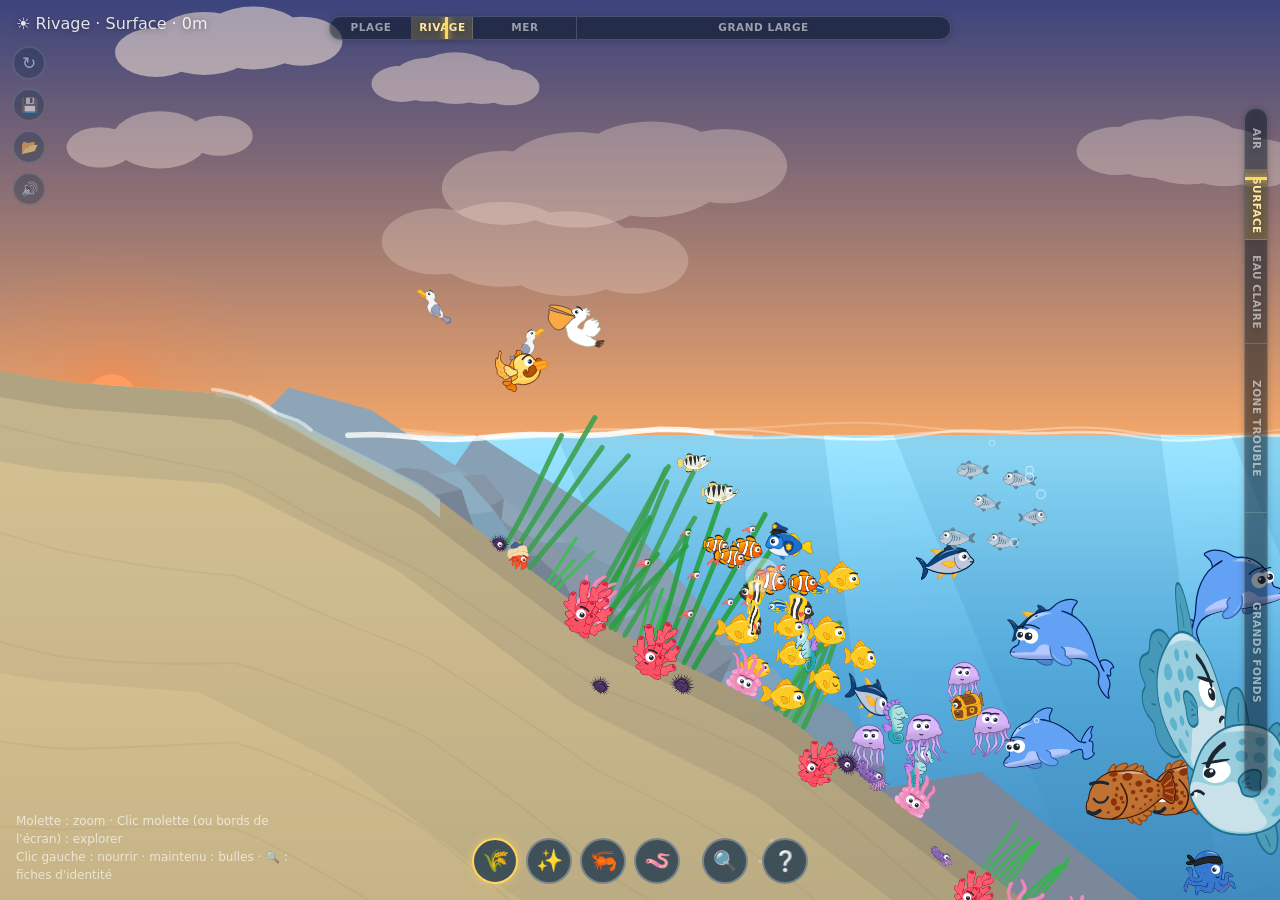
<file: index.html>
<!DOCTYPE html>
<html lang="fr">
<head>
<meta charset="UTF-8">
<meta name="viewport" content="width=device-width, initial-scale=1.0, user-scalable=no">
<title>🐠 Aquarium Vivant</title>
<link rel="stylesheet" href="css/style.css">
</head>
<body>
<canvas id="game"></canvas>
<div id="hud">

  <!-- Pendant HORIZONTAL de la jauge de profondeur : les quatre zones de
       gauche à droite. Les segments sont construits par `Main.initZoneBar` à
       partir de `World.bandesX()`, jamais écrits en dur — si le relief change,
       la barre suit. -->
  <div id="zone-bar" class="hud-bar"><div id="zone-marker" class="hud-marker"></div></div>
  <!-- Le PENDANT VERTICAL, construit par le même code (`Main.initBarres`) et
       stylé par la même classe : c'est la même barre tournée de 90°. -->
  <div id="depth-bar" class="hud-bar vertical"><div id="depth-marker" class="hud-marker"></div></div>
  <!-- LA FICHE D'IDENTITÉ (bouton 🔍), sur le côté comme les deux barres. Le
       balisage est fixe : `IdCard` ne remplace que des textes et la jauge. Le
       panneau ne capte aucun évènement (hérité de #hud) : le curseur qui le
       traverse continue de survoler ce qu'il y a dessous. -->
  <aside id="idcard" aria-hidden="true">
    <div class="ic-titre">
      <b class="ic-nom"></b><small class="ic-stade"></small><span class="ic-cible" title="Suivie par la caméra">🎯</span>
    </div>
    <div class="ic-sous"><i class="ic-reel"></i><span class="ic-latin"></span></div>
    <dl class="ic-rows"></dl>
    <div class="ic-faim" title="Faim : pleine = repu"><span class="ic-faim-v"></span></div>
    <p class="ic-phrase"></p>
  </aside>
  <div id="clock">☀️</div>
  <div id="food-bar">
    <button class="food-btn active" data-food="generic" title="Graines standard">🌾</button>
    <button class="food-btn" data-food="plancton_dore" title="Plancton doré">✨</button>
    <button class="food-btn" data-food="micro_crevettes" title="Micro-crevettes">🦐</button>
    <button class="food-btn" data-food="vers_de_sable" title="Vers de sable">🪱</button>
    <button id="info-btn" title="Fiche d'identité de la créature survolée, touchée ou suivie">🔍</button>
    <button id="legend-btn" title="Légende des bulles et des expressions">❔</button>
  </div>
  <!-- RECOMMENCER : volontairement À L'ÉCART de la barre d'action. C'est la
       seule commande du jeu qui détruit quelque chose, elle n'a rien à faire à
       côté de « nourrir », qu'on presse cent fois par séance. Et la barre est
       déjà calibrée au pixel pour tenir dans les 375 px d'un petit téléphone :
       un septième bouton la ferait déborder. -->
  <button id="reset-btn" title="Recommencer un aquarium tout neuf">↻</button>
  <!-- Emporter/rapporter la sauvegarde : mêmes boutons discrets que ↻, même
       colonne. La raison d'être est iOS, qui efface le localStorage des sites
       non visités depuis 7 jours — le fichier est la seule persistance sûre. -->
  <button id="export-btn" title="Emporter la sauvegarde (fichier)">💾</button>
  <button id="import-btn" title="Rapporter une sauvegarde">📂</button>
  <!-- Le son : même colonne discrète. Rien ne joue avant le premier geste. -->
  <button id="son-btn" title="Couper le son">🔊</button>
  <div id="info"></div>
</div>
<!-- LIEN VERS L'ATELIER DES CRÉATURES.
     Le serveur de dev sert le jeu à la racine : tout aperçu ouvre donc
     l'aquarium, et le seul moyen d'atteindre l'atelier était de taper
     /atelier.html à la main. Le lien n'apparaît qu'en LOCAL — c'est un outil de
     développement, pas une commande de jeu. -->
<a id="atelier-link" href="atelier.html" title="Atelier des créatures">🎨 <span>atelier</span></a>
<script>
  // Masqué HORS localhost seulement : caché par défaut, il ne se voyait pas non
  // plus en local si le script échouait avant. Le sens du test est inversé.
  if (!/^(localhost|127\.0\.0\.1|\[::1\])$/.test(location.hostname))
    document.getElementById('atelier-link').hidden = true;
</script>
<script src="js/boot.js"></script>
</body>
</html>
</file>
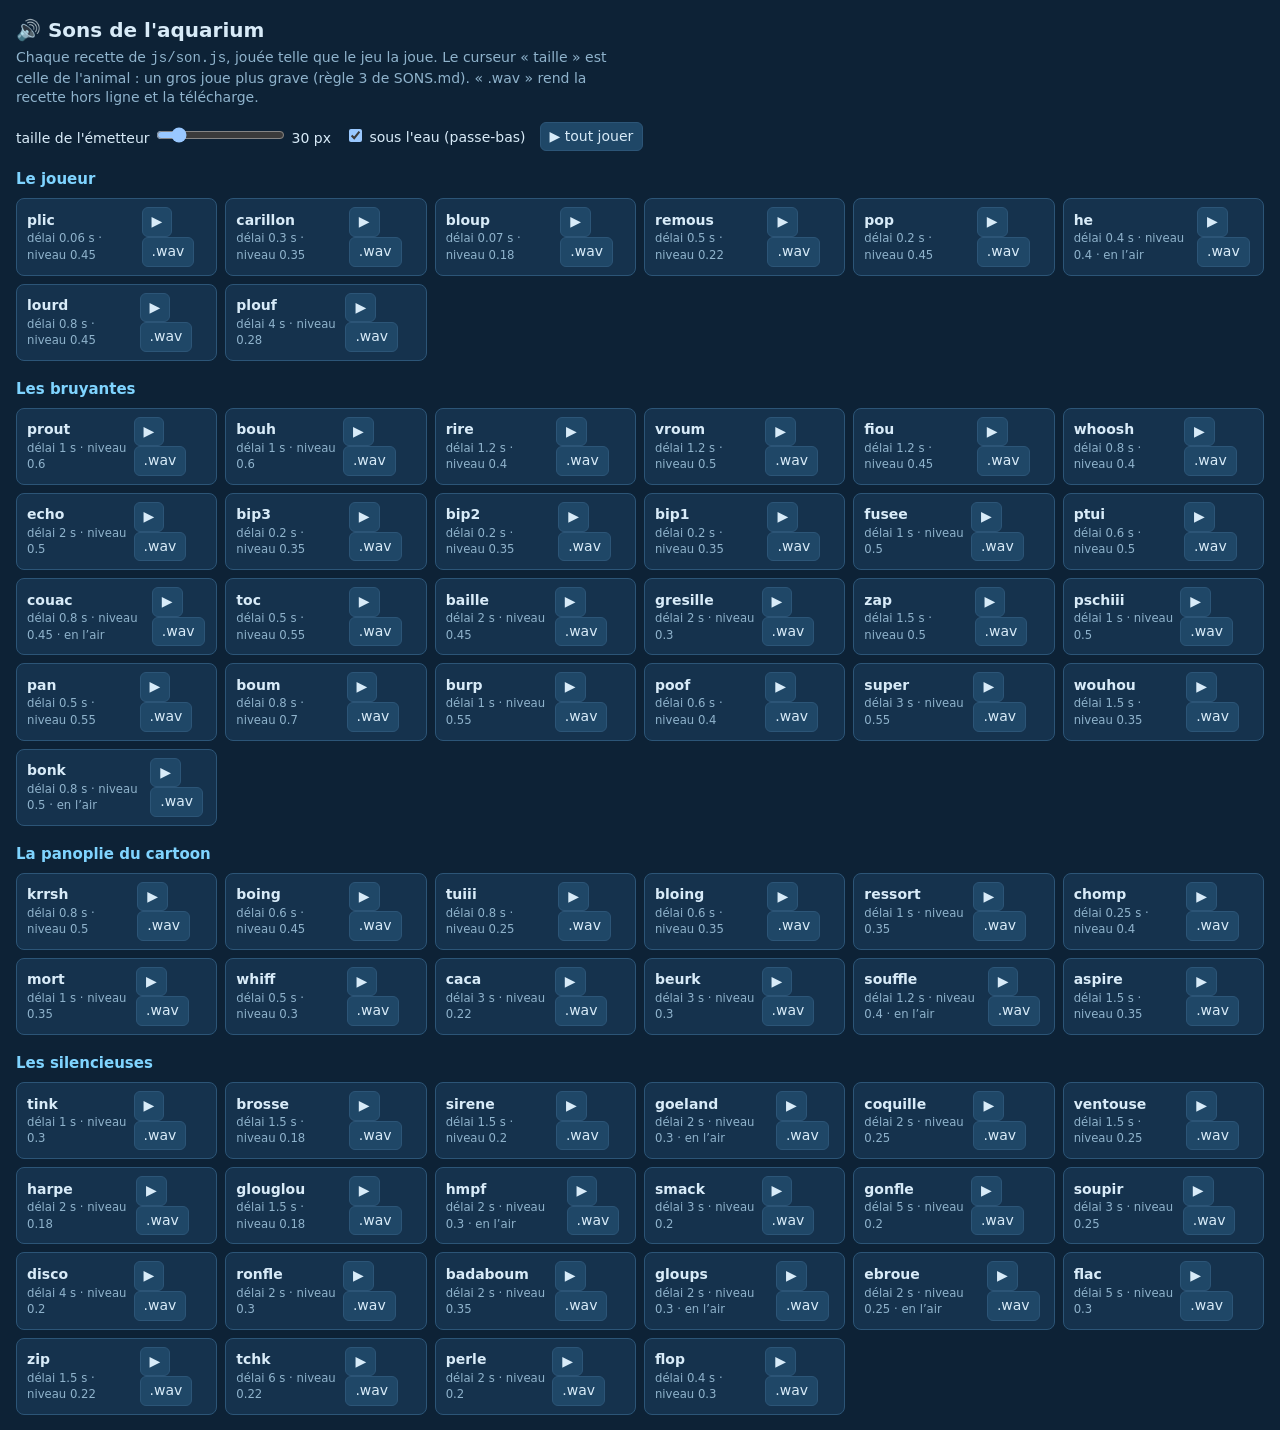
<file: sons.html>
<!DOCTYPE html>
<html lang="fr">
<head>
<meta charset="UTF-8">
<meta name="viewport" content="width=device-width, initial-scale=1.0">
<title>Sons de l'aquarium</title>
<!-- LA TABLE DE MIXAGE DES RECETTES. Outil de dev, comme l'atelier : chaque
     recette de js/son.js se joue ici d'un clic, à la hauteur voulue (le
     gabarit de l'animal), et se rend hors ligne en .wav pour être écoutée et
     comparée. C'est le MÊME code que le jeu : rien n'est recopié. -->
<style>
  :root { color-scheme: dark; --fond: #0d2236; --carte: #15324d; --trait: #2c5577; --texte: #d8ebf8; --doux: #8fb3cc; --accent: #7fd4ff; }
  body { margin: 0; padding: 16px; font: 14px/1.4 system-ui, sans-serif; background: var(--fond); color: var(--texte); }
  h1 { font-size: 20px; margin: 0 0 4px; }
  p { color: var(--doux); margin: 0 0 14px; max-width: 70ch; }
  .barre { display: flex; gap: 14px; align-items: center; flex-wrap: wrap; margin-bottom: 14px; }
  .grille { display: grid; grid-template-columns: repeat(auto-fill, minmax(190px, 1fr)); gap: 8px; }
  .son { background: var(--carte); border: 1px solid var(--trait); border-radius: 8px; padding: 8px 10px; display: flex; justify-content: space-between; align-items: center; gap: 6px; }
  .son b { font-weight: 600; }
  .son small { color: var(--doux); display: block; }
  button { background: #1f4767; color: var(--texte); border: 1px solid var(--trait); border-radius: 6px; padding: 4px 9px; cursor: pointer; font: inherit; }
  button:hover { border-color: var(--accent); }
  h2 { font-size: 15px; color: var(--accent); margin: 18px 0 8px; }
</style>
</head>
<body>
<h1>🔊 Sons de l'aquarium</h1>
<p>Chaque recette de <code>js/son.js</code>, jouée telle que le jeu la joue. Le
curseur « taille » est celle de l'animal : un gros joue plus grave (règle 3 de
SONS.md). « .wav » rend la recette hors ligne et la télécharge.</p>
<div class="barre">
  <label>taille de l'émetteur <input id="taille" type="range" min="6" max="190" value="30"> <span id="tv">30</span> px</label>
  <label><input id="eau" type="checkbox" checked> sous l'eau (passe-bas)</label>
  <button id="tout">▶ tout jouer</button>
</div>
<div id="liste"></div>

<script src="js/config.js"></script>
<script src="js/utils.js"></script>
<script src="js/son.js"></script>
<script>
  const GROUPES = [
    ['Le joueur', ['plic', 'carillon', 'bloup', 'remous', 'pop', 'he', 'lourd', 'plouf']],
    ['Les bruyantes', ['prout', 'bouh', 'rire', 'vroum', 'fiou', 'whoosh', 'echo', 'bip3', 'bip2', 'bip1', 'fusee', 'ptui', 'couac', 'toc', 'baille', 'gresille', 'zap', 'pschiii', 'pan', 'boum', 'burp', 'poof', 'super', 'wouhou', 'bonk']],
    ['La panoplie du cartoon', ['krrsh', 'boing', 'tuiii', 'bloing', 'ressort', 'chomp', 'mort', 'whiff', 'caca', 'beurk', 'souffle', 'aspire']],
    ['Les silencieuses', ['tink', 'brosse', 'sirene', 'goeland', 'coquille', 'ventouse', 'harpe', 'glouglou', 'hmpf', 'smack', 'gonfle', 'soupir', 'disco', 'ronfle', 'badaboum', 'gloups', 'ebroue', 'flac', 'zip', 'tchk', 'perle', 'flop']],
  ];
  // Une recette absente des groupes apparaît quand même : la page ne doit pas
  // cacher un son ajouté au jeu.
  const vus = new Set(GROUPES.flatMap(g => g[1]));
  const autres = Object.keys(Son.R).filter(n => !vus.has(n));
  if (autres.length) GROUPES.push(['Autres', autres]);

  let ctx = null, sortie = null, filtre = null;
  function contexte() {
    if (ctx) return ctx;
    const AC = window.AudioContext || window.webkitAudioContext;
    ctx = new AC();
    filtre = ctx.createBiquadFilter(); filtre.type = 'lowpass'; filtre.frequency.value = 2400;
    sortie = ctx.createGain(); sortie.gain.value = 0.8;
    const lim = ctx.createDynamicsCompressor(); lim.threshold.value = -14; lim.ratio.value = 8;
    filtre.connect(sortie); sortie.connect(lim); lim.connect(ctx.destination);
    Son.ctx = ctx; Son.bruits();
    return ctx;
  }
  const taille = () => +document.getElementById('taille').value;
  const hauteur = () => U.clamp(Math.pow(30 / taille(), 0.4), 0.45, 1.9);

  function jouer(nom, t0) {
    const c = contexte(); Son.ctx = c;
    const r = Son.R[nom];
    const g = c.createGain(); g.gain.value = r.vol ?? 0.5;
    g.connect(document.getElementById('eau').checked && !r.air ? filtre : sortie);
    return r.f(Son, g, t0 ?? c.currentTime + 0.02, { h: hauteur(), d: 1, k: 1 }) || 1;
  }

  // Rendu hors ligne : le même code sur un OfflineAudioContext. Renvoie le
  // tampon — `analyser` s'en sert pour le banc d'essai (crête, énergie).
  async function rendre(nom, h = 1, sr = 44100) {
    const OAC = window.OfflineAudioContext || window.webkitOfflineAudioContext;
    const off = new OAC(1, Math.ceil(sr * 3), sr);
    const avant = [Son.ctx, Son._blanc, Son._brun];
    Son.ctx = off; Son.bruits();
    const r = Son.R[nom];
    const g = off.createGain(); g.gain.value = r.vol ?? 0.5; g.connect(off.destination);
    let erreur = null;
    try { r.f(Son, g, 0.01, { h, d: 1, k: 1 }); } catch (e) { erreur = String(e); }
    [Son.ctx, Son._blanc, Son._brun] = avant;
    const buf = await off.startRendering();
    return { buf, erreur };
  }
  async function analyser(nom, h = 1) {
    const { buf, erreur } = await rendre(nom, h);
    const d = buf.getChannelData(0);
    let crete = 0, e = 0, fin = 0;
    for (let i = 0; i < d.length; i++) { const v = Math.abs(d[i]); if (v > crete) crete = v; e += v * v; if (v > 0.002) fin = i; }
    return { nom, erreur, crete: +crete.toFixed(3), rms: +Math.sqrt(e / d.length).toFixed(4), duree: +(fin / buf.sampleRate).toFixed(2) };
  }
  function wav(buf) {
    const d = buf.getChannelData(0), n = d.length, b = new ArrayBuffer(44 + n * 2), v = new DataView(b);
    const w = (o, s) => { for (let i = 0; i < s.length; i++) v.setUint8(o + i, s.charCodeAt(i)); };
    w(0, 'RIFF'); v.setUint32(4, 36 + n * 2, true); w(8, 'WAVE'); w(12, 'fmt ');
    v.setUint32(16, 16, true); v.setUint16(20, 1, true); v.setUint16(22, 1, true);
    v.setUint32(24, buf.sampleRate, true); v.setUint32(28, buf.sampleRate * 2, true);
    v.setUint16(32, 2, true); v.setUint16(34, 16, true); w(36, 'data'); v.setUint32(40, n * 2, true);
    for (let i = 0; i < n; i++) v.setInt16(44 + i * 2, U.clamp(d[i], -1, 1) * 32767, true);
    return new Blob([b], { type: 'audio/wav' });
  }
  async function telecharger(nom) {
    const { buf } = await rendre(nom, hauteur());
    const a = document.createElement('a');
    a.href = URL.createObjectURL(wav(buf)); a.download = `son_${nom}.wav`; a.click();
    setTimeout(() => URL.revokeObjectURL(a.href), 2000);
  }

  const liste = document.getElementById('liste');
  for (const [titre, noms] of GROUPES) {
    const h = document.createElement('h2'); h.textContent = titre; liste.append(h);
    const g = document.createElement('div'); g.className = 'grille'; liste.append(g);
    for (const nom of noms) {
      if (!Son.R[nom]) continue;
      const r = Son.R[nom];
      const el = document.createElement('div'); el.className = 'son';
      el.innerHTML = `<div><b>${nom}</b><small>délai ${r.cd ?? 0.12} s · niveau ${r.vol ?? 0.5}${r.air ? ' · en l’air' : ''}</small></div>`;
      const b1 = document.createElement('button'); b1.textContent = '▶'; b1.onclick = () => jouer(nom);
      const b2 = document.createElement('button'); b2.textContent = '.wav'; b2.onclick = () => telecharger(nom);
      const bo = document.createElement('span'); bo.append(b1, ' ', b2); el.append(bo); g.append(el);
    }
  }
  document.getElementById('taille').oninput = e => { document.getElementById('tv').textContent = e.target.value; };
  document.getElementById('tout').onclick = () => {
    const c = contexte(); let t = c.currentTime + 0.05;
    for (const nom of GROUPES.flatMap(g => g[1])) if (Son.R[nom]) t += jouer(nom, t) + 0.25;
  };
</script>
</body>
</html>
</file>
<file: css/style.css>
html, body {
  margin: 0; padding: 0; overflow: hidden;
  background: #06182b;
  font-family: "Segoe UI", system-ui, sans-serif;
  height: 100%;
  touch-action: none;
  overscroll-behavior: none;   /* pas de pull-to-refresh sur mobile */
}
/* touch-action ne s'hérite pas : sans lui ICI, le navigateur préempte le
   glissé sur le canvas et coupe le pointermove en plein déplacement de vue
   (PERFORMANCE.md §4). */
#game { display: block; width: 100vw; height: 100vh; cursor: crosshair; touch-action: none; }
/* 100vh déborde sous la barre d'URL des navigateurs mobiles ; dvh suit la
   hauteur réellement visible (les anciens navigateurs gardent le vh au-dessus) */
#game { height: 100dvh; }

#hud { position: fixed; inset: 0; pointer-events: none; }

#clock {
  position: absolute; top: 14px; left: 16px; font-size: 20px;
  filter: drop-shadow(0 1px 3px rgba(0,0,0,.5));
}
/* LES DEUX BARRES DU HUD, horizontale et verticale, sont la MÊME barre.
   Tout ce qui les définit est ici, une seule fois : un réglage fait sur l'une
   se retrouve forcément sur l'autre. Seule la classe `.vertical` change l'axe.
   Les tailles sont PROPORTIONNELLES au monde réel — le grand large occupe les
   deux tiers de la largeur, les grands fonds la moitié de la profondeur — et
   les barres doivent le dire. */
.hud-bar {
  position: absolute; display: flex;
  background: rgba(6,22,38,.42); border: 1px solid rgba(255,255,255,.16);
  border-radius: 11px; overflow: hidden;
  font: 600 10.5px/21px system-ui, "Segoe UI", sans-serif;
  letter-spacing: .05em; text-transform: uppercase;
  color: rgba(255,255,255,.55); text-align: center;
  filter: drop-shadow(0 1px 3px rgba(0,0,0,.45));
}
#zone-bar {
  top: 16px; left: 50%; transform: translateX(-50%);
  width: min(54vw, 620px); height: 22px;
}
#depth-bar {
  right: 12px; top: 12%; bottom: 12%; width: 22px;
  flex-direction: column;
}
/* `min-width`/`min-height: max-content` : les tailles restent proportionnelles
   TANT QUE le libellé tient. Le Rivage ne fait que 7 % du monde — à la
   proportion exacte, il s'affichait « RIVAG » ; la Surface ne fait que 3,5 % de
   la profondeur. Les segments qui ont de la place cèdent la différence, et le
   curseur suit donc la mise en page RÉELLE, pas la proportion théorique
   (cf. `Main.majBarre`). */
.hud-bar .seg {
  overflow: hidden; white-space: nowrap; min-width: max-content;
  padding: 0 7px; box-shadow: inset -1px 0 rgba(255,255,255,.16);
}
/* Le texte tourne avec la barre : à 22 px de large, « Zone trouble » ne tient
   pas à l'horizontale, et élargir la barre mangerait l'aquarium. */
.hud-bar.vertical .seg {
  writing-mode: vertical-rl; min-width: 0; min-height: max-content;
  padding: 7px 0; line-height: 21px;
  box-shadow: inset 0 -1px rgba(255,255,255,.16);
}
.hud-bar .seg:last-child { box-shadow: none; }
.hud-bar .seg.on { background: rgba(255,215,94,.20); color: #ffe6a3; }
.hud-marker {
  position: absolute; background: #ffd75e; border-radius: 2px;
  box-shadow: 0 0 7px rgba(255,215,94,.9);
}
#zone-marker {
  top: -3px; width: 3px; height: 28px; margin-left: -1.5px;
  transition: left .1s linear;
}
#depth-marker {
  left: -3px; height: 3px; width: 28px; margin-top: -1.5px;
  transition: top .1s linear;
}
/* LA FICHE D'IDENTITÉ (🔍) : un panneau ancré sur le bord DROIT, juste à gauche
   de la jauge de profondeur — comme les deux barres, elle fait partie du HUD et
   ne se pose plus sur l'aquarium. `pointer-events: none` (hérité de #hud) : le
   curseur qui la traverse continue de survoler les créatures dessous.
   Le texte est replié par le navigateur : « Mange » et « Mangé par » listent
   jusqu'à cinq espèces, que le canvas devait tronquer. */
#idcard {
  position: absolute; right: 46px; top: 58px; width: 284px;
  max-height: calc(100dvh - 150px); overflow: hidden; box-sizing: border-box;
  padding: 11px 13px 12px; border-radius: 12px;
  background: rgba(8,26,44,.92); border: 1.5px solid rgba(255,255,255,.28);
  color: rgba(255,255,255,.92); font: 12px/1.35 "Segoe UI", system-ui, sans-serif;
  filter: drop-shadow(0 2px 6px rgba(0,0,0,.4));
  opacity: 0; transform: translateX(14px); visibility: hidden;
  transition: opacity .25s ease, transform .25s ease, visibility 0s linear .25s,
              right .2s ease;
}
#idcard.on {
  opacity: 1; transform: none; visibility: visible;
  transition: opacity .2s ease, transform .2s ease, visibility 0s, right .2s ease;
}
/* Doré : c'est la créature que la caméra suit (même teinte que son cerceau) */
#idcard.suivie { border-color: rgba(255,215,94,.85); border-width: 2.5px; padding: 10px 12px 11px; }
/* La légende (❔) occupe le même flanc : la fiche se range à sa gauche */
#idcard.a-cote { right: 424px; }   /* légende : 34 + ~374 de large + 16 d'air */
/* Trop étroit pour les deux côte à côte : la légende, ouverte exprès, gagne */
@media (max-width: 760px) {
  #idcard.a-cote { opacity: 0; visibility: hidden; }
}
#idcard .ic-titre { display: flex; align-items: baseline; gap: 8px; }
#idcard .ic-nom { font-size: 15px; color: #ffd75e; }
#idcard .ic-stade { font-size: 12px; color: #8fd8f5; }
#idcard .ic-cible { display: none; margin-left: auto; font-size: 13px; }
#idcard.suivie .ic-cible { display: inline; }
#idcard .ic-sous { margin-top: 1px; font-size: 11.5px; color: rgba(255,255,255,.5); }
#idcard .ic-latin { margin-left: 7px; color: rgba(143,216,245,.65); }
#idcard .ic-rows {
  /* Colonne des libellés à la largeur du plus long (« Déplacement ») : une
     largeur fixe se faisait déborder par la police agrandie du tactile. */
  display: grid; grid-template-columns: max-content 1fr; gap: 3px 9px;
  margin: 9px 0 0; padding: 0;
}
#idcard dt { color: rgba(255,255,255,.5); }
#idcard dd { margin: 0; overflow-wrap: anywhere; }
#idcard .ic-faim {
  margin-top: 9px; height: 6px; border-radius: 3px; overflow: hidden;
  background: rgba(255,255,255,.15);
}
#idcard .ic-faim-v {
  display: block; width: 100%; height: 100%; border-radius: 3px;
  background: #7fe08a; transform-origin: left center;
}
#idcard .ic-phrase {
  margin: 9px 0 0; font: italic 12.5px/1.3 "Segoe UI", system-ui, sans-serif;
  color: rgba(255,215,94,.9);
}
#idcard .ic-phrase[hidden] { display: none; }

#food-bar {
  position: absolute; bottom: 16px; left: 50%; transform: translateX(-50%);
  display: flex; gap: 8px; pointer-events: auto;
}
#legend {
  position: absolute; right: 34px; bottom: 76px;
  width: 340px; max-height: 66vh; overflow-y: auto;
  background: rgba(8,26,44,.94); border: 1px solid rgba(255,255,255,.22);
  border-radius: 12px; padding: 14px 16px;
  color: rgba(255,255,255,.9); font-size: 12.5px; line-height: 1.45;
  pointer-events: auto; display: none;
}
#legend.open { display: block; }
#legend h3 { margin: 4px 0 8px; font-size: 13px; color: #ffd75e; font-weight: 600; }
#legend table { width: 100%; border-collapse: collapse; margin-bottom: 12px; }
#legend td { padding: 3px 4px; vertical-align: top; }
#legend td.sym {
  width: 92px; text-align: left; color: #8fd8f5; font-weight: 600; white-space: nowrap;
}
#legend-btn, #info-btn {
  font-size: 20px; width: 46px; height: 46px; border-radius: 50%;
  border: 2px solid rgba(255,255,255,.3); background: rgba(10,40,70,.7);
  cursor: pointer; transition: transform .1s, border-color .2s;
  margin-left: 14px;
}
#info-btn:hover, #legend-btn:hover { transform: scale(1.12); }
#info-btn.active, #legend-btn.active { border-color: #7fe08a; box-shadow: 0 0 10px rgba(127,224,138,.5); }
#legend-btn { margin-left: 6px; }
/* Recommencer : en haut à gauche, sous l'indicateur de zone, discret et loin du
   pouce. Il s'allume en rouge au survol — la couleur dit ce qu'il fait avant
   même la confirmation. */
/* La colonne de gauche : recommencer, emporter, rapporter. Un seul style —
   trois boutons écrits séparément divergeraient au premier réglage (même
   leçon que les deux barres du HUD). Seule la position verticale change. */
#reset-btn, #export-btn, #import-btn, #son-btn {
  position: absolute; top: 46px; left: 12px; pointer-events: auto;
  font-size: 17px; width: 34px; height: 34px; border-radius: 50%;
  border: 2px solid rgba(255,255,255,.22); background: rgba(10,40,70,.55);
  color: #cfe4f5; cursor: pointer; opacity: .55;
  transition: opacity .2s, border-color .2s, transform .1s;
}
#export-btn { top: 88px; font-size: 14px; }
#import-btn { top: 130px; font-size: 14px; }
#son-btn { top: 172px; font-size: 14px; }
#reset-btn:hover, #reset-btn:focus-visible {
  opacity: 1; border-color: #ff8a6a; color: #ff8a6a; transform: rotate(-45deg);
}
#export-btn:hover, #import-btn:hover, #son-btn:hover,
#export-btn:focus-visible, #import-btn:focus-visible, #son-btn:focus-visible {
  opacity: 1; border-color: #7fd4ff;
}
.food-btn {
  font-size: 22px; width: 46px; height: 46px; border-radius: 50%;
  border: 2px solid rgba(255,255,255,.3); background: rgba(10,40,70,.7);
  cursor: pointer; transition: transform .1s, border-color .2s;
}
.food-btn:hover { transform: scale(1.12); }
.food-btn.active { border-color: #ffd75e; box-shadow: 0 0 10px rgba(255,215,94,.5); }
#info {
  position: absolute; bottom: 16px; left: 16px; color: rgba(255,255,255,.65);
  font-size: 12px; max-width: 300px; line-height: 1.5;
}
/* Le lien vers l'atelier. Il était une pastille d'emoji à 50 % d'opacité, en
   haut à droite : personne ne l'a jamais vu — on m'a redemandé le lien qui
   existait déjà. Il est donc ÉTIQUETÉ, opaque, et il répond au « 🐠 le jeu » de
   l'atelier. Il reste hors de la barre de nourriture : ce n'est pas une commande
   de jeu, et il ne s'affiche qu'en local. */
#atelier-link {
  /* à gauche de la jauge de profondeur (6 px, `right: 12px`) : sur un écran
     bas, son sommet à 10 % remonte jusque sous ce bouton. */
  position: absolute; top: 12px; right: 26px; z-index: 5;
  display: flex; align-items: center; gap: 6px;
  padding: 6px 12px; border-radius: 18px;
  font-size: 15px; line-height: 1; text-decoration: none;
  color: rgba(255,255,255,.92);
  background: rgba(10,40,70,.82); border: 1px solid rgba(255,255,255,.35);
  box-shadow: 0 1px 6px rgba(0,0,0,.3);
  transition: background .15s, transform .1s;
}
#atelier-link span { font: 600 12.5px/1 "Segoe UI", system-ui, sans-serif;
                     letter-spacing: .02em; }
#atelier-link:hover { background: rgba(20,70,120,.95); transform: scale(1.05); }
#atelier-link[hidden] { display: none; }

/* --- Écrans tactiles : cibles plus grosses, aide souris masquée --- */
@media (pointer: coarse) {
  /* 48 px : assez pour le doigt, et 6 boutons + les écarts tiennent dans les
     375 px d'un petit téléphone (56 px faisait déborder la barre). */
  .food-btn, #legend-btn, #info-btn { width: 48px; height: 48px; font-size: 23px; margin-left: 0; }
  /* Sur mobile la barre de zones prend TOUTE la largeur (46-67 px) : le bouton
     doit passer dessous, sinon il la chevauche. */
  #reset-btn, #export-btn, #import-btn, #son-btn { width: 42px; height: 42px; opacity: .7; }
  #reset-btn { font-size: 20px; top: 78px; }
  #export-btn { top: 128px; }
  #import-btn { top: 178px; }
  #son-btn { top: 228px; }
  #food-bar { gap: 7px; bottom: 12px; width: max-content; }
  #info { display: none; }              /* le texte d'aide parle de la molette */
  #legend { right: 8px; left: 8px; width: auto; max-height: 60vh; bottom: 84px; }
  /* La barre de profondeur se resserre : sur 375 px, 22 px de large plus la
     jauge, c'est autant d'aquarium en moins. */
  #depth-bar { right: 8px; width: 19px; font-size: 9px; letter-spacing: .02em;
               top: 96px; bottom: 84px; }
  #depth-bar .seg { line-height: 18px; }
  #depth-marker { width: 25px; }
  /* La barre des zones descend SOUS l'heure : côte à côte, sur 375 px, les
     deux se chevauchent et les quatre libellés deviennent illisibles. */
  #zone-bar { top: 46px; width: calc(100vw - 24px); height: 19px;
              font-size: 9px; line-height: 18px; letter-spacing: .02em; }
  #zone-bar .seg { line-height: 18px; }
  #zone-marker { height: 25px; }
  /* Au doigt, la fiche est un peu plus grande (elle l'était déjà : ×1,35). */
  #idcard { font-size: 13px; }
  #idcard .ic-nom { font-size: 16px; }
  #idcard .ic-sous { font-size: 12px; }
  #idcard .ic-phrase { font-size: 13px; }
}

/* Petits écrans (téléphone en portrait, fenêtre étroite) : sur 375 px un flanc
   de 284 px mangerait tout l'aquarium. La fiche passe donc en BANDEAU posé en
   bas, au-dessus de la barre d'action, sur toute la largeur — à gauche de la
   jauge de profondeur, qui reste libre. La légende, elle aussi plein flanc, la
   remplace tant qu'elle est ouverte. */
@media (max-width: 600px) {
  #idcard {
    left: 8px; right: 34px; top: auto; bottom: 68px; width: auto;
    max-height: 48dvh; padding: 9px 11px 10px;
    transform: translateY(12px);
  }
  #idcard.suivie { padding: 8px 10px 9px; }
  #idcard.a-cote { right: 34px; opacity: 0; visibility: hidden; }
  #idcard .ic-rows { gap: 2px 8px; margin-top: 7px; }
  #idcard .ic-faim, #idcard .ic-phrase { margin-top: 7px; }
}

/* Écran bas (téléphone en paysage) : la fiche doit tenir dans les ~300 px
   disponibles sans rien couper — on resserre l'interligne. */
@media (max-height: 520px) {
  #idcard { top: 50px; max-height: calc(100dvh - 70px); font-size: 11.5px; line-height: 1.25;
            padding: 8px 11px 9px; }
  #idcard .ic-nom { font-size: 14px; }
  #idcard .ic-rows { gap: 1px 8px; margin-top: 6px; }
  #idcard .ic-faim, #idcard .ic-phrase { margin-top: 6px; }
  #idcard .ic-phrase { font-size: 11.5px; }
}
</file>
